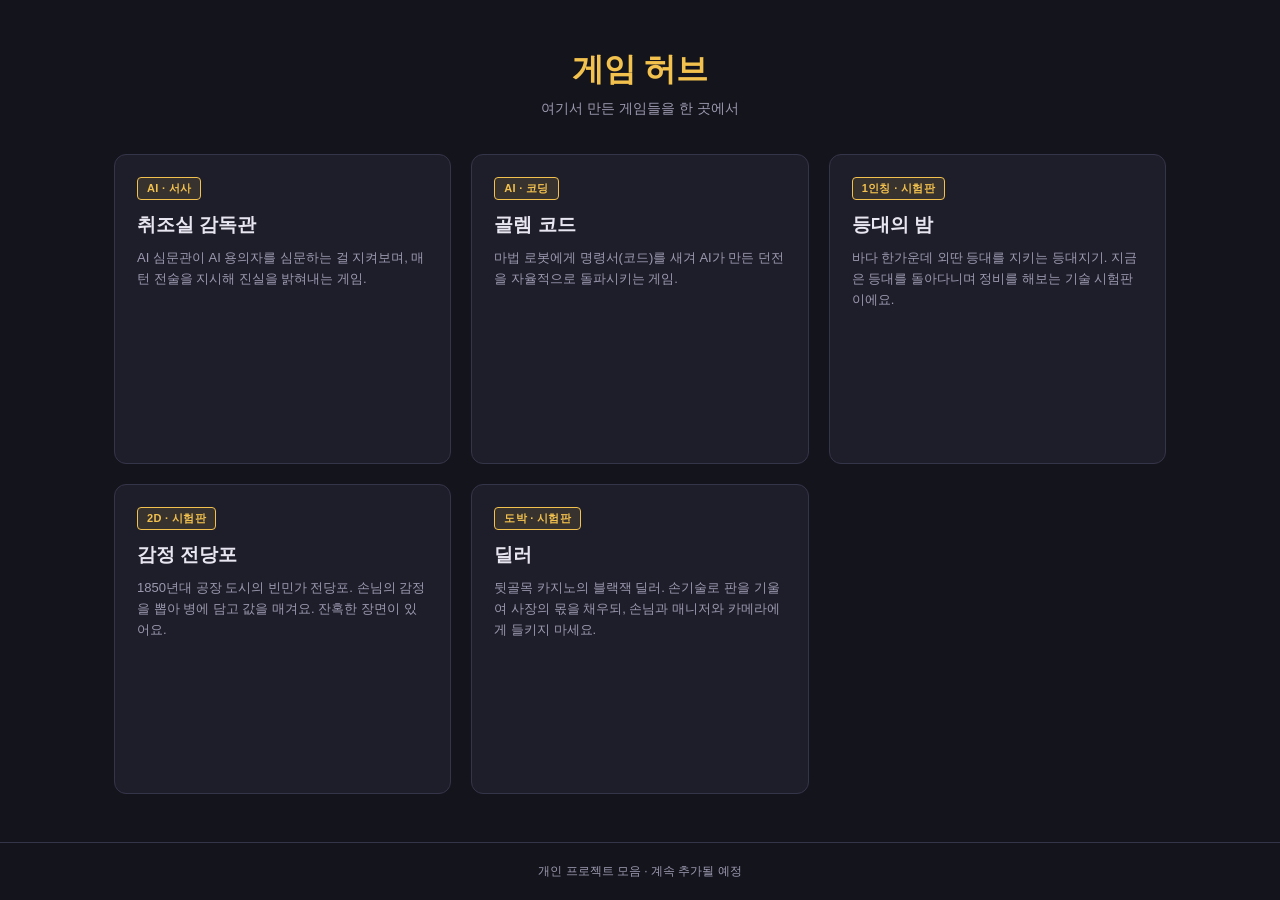
<file: index.html>
<!doctype html>
<html lang="ko">
<head>
  <meta charset="UTF-8" />
  <meta name="viewport" content="width=device-width, initial-scale=1.0" />
  <title>게임 허브</title>
  <link rel="stylesheet" href="css/style.css" />
</head>
<body>
  <div id="app">
    <header id="hub-header">
      <div id="hub-title">게임 허브</div>
      <div id="hub-subtitle">여기서 만든 게임들을 한 곳에서</div>
    </header>

    <main id="game-grid">
      <a class="game-card" href="interrogation-room/">
        <div class="game-card-badge">AI · 서사</div>
        <div class="game-card-title">취조실 감독관</div>
        <div class="game-card-desc">AI 심문관이 AI 용의자를 심문하는 걸 지켜보며, 매 턴 전술을 지시해 진실을 밝혀내는 게임.</div>
      </a>

      <a class="game-card" href="golem-code/">
        <div class="game-card-badge">AI · 코딩</div>
        <div class="game-card-title">골렘 코드</div>
        <div class="game-card-desc">마법 로봇에게 명령서(코드)를 새겨 AI가 만든 던전을 자율적으로 돌파시키는 게임.</div>
      </a>

      <a class="game-card" href="lighthouse/">
        <div class="game-card-badge">1인칭 · 시험판</div>
        <div class="game-card-title">등대의 밤</div>
        <div class="game-card-desc">바다 한가운데 외딴 등대를 지키는 등대지기. 지금은 등대를 돌아다니며 정비를 해보는 기술 시험판이에요.</div>
      </a>
      <a class="game-card" href="pawnshop/">
        <div class="game-card-badge">2D · 시험판</div>
        <div class="game-card-title">감정 전당포</div>
        <div class="game-card-desc">1850년대 공장 도시의 빈민가 전당포. 손님의 감정을 뽑아 병에 담고 값을 매겨요. 잔혹한 장면이 있어요.</div>
      </a>
      <a class="game-card" href="dealer/">
        <div class="game-card-badge">도박 · 시험판</div>
        <div class="game-card-title">딜러</div>
        <div class="game-card-desc">뒷골목 카지노의 블랙잭 딜러. 손기술로 판을 기울여 사장의 몫을 채우되, 손님과 매니저와 카메라에게 들키지 마세요.</div>
      </a>
    </main>

    <footer id="hub-footer">개인 프로젝트 모음 · 계속 추가될 예정</footer>
  </div>
</body>
</html>
</file>
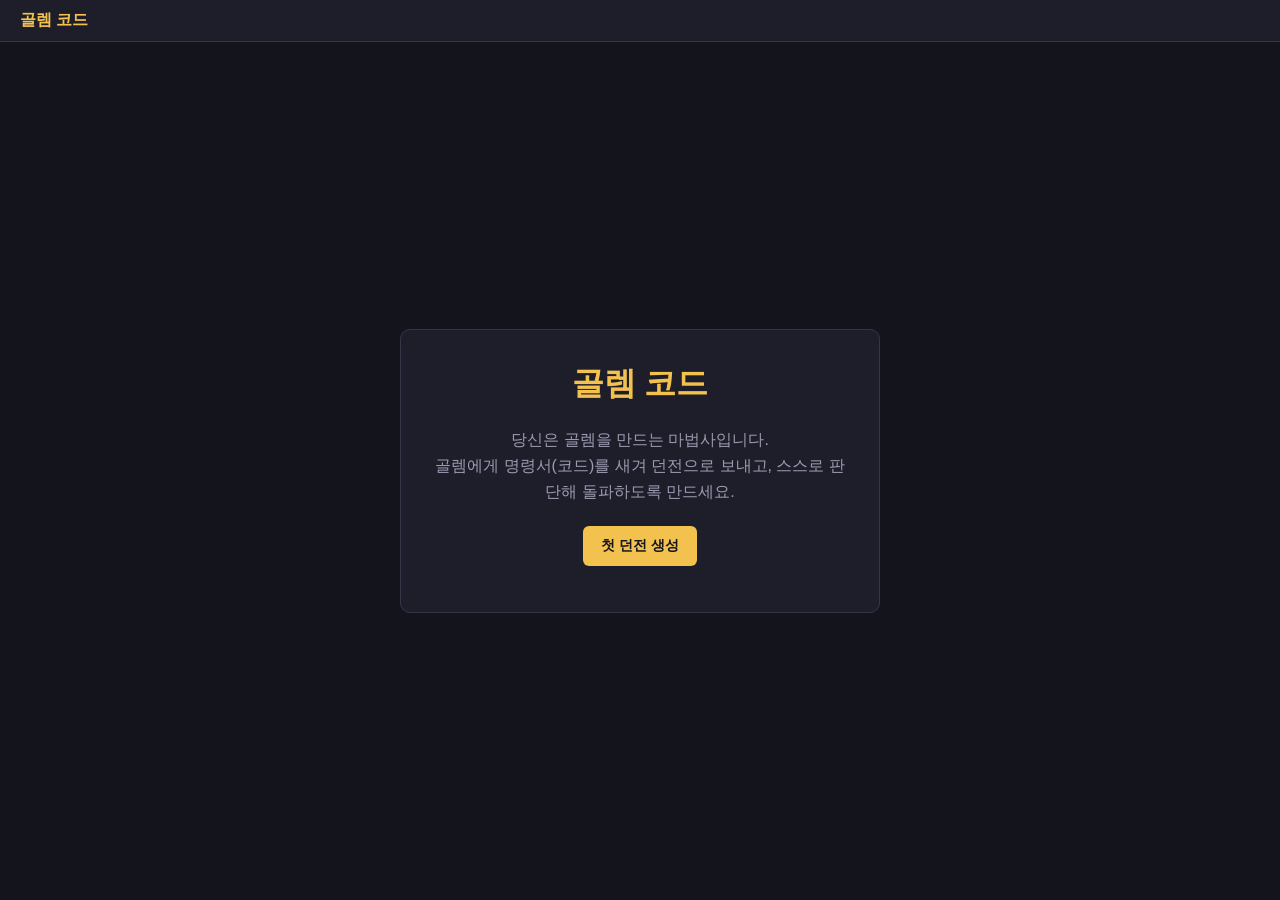
<file: golem-code/index.html>
<!doctype html>
<html lang="ko">
<head>
  <meta charset="UTF-8" />
  <meta name="viewport" content="width=device-width, initial-scale=1.0" />
  <title>골렘 코드</title>
  <link rel="preconnect" href="https://fonts.googleapis.com" />
  <link rel="preconnect" href="https://fonts.gstatic.com" crossorigin />
  <link href="https://fonts.googleapis.com/css2?family=Special+Elite&family=JetBrains+Mono:wght@400;600&display=swap" rel="stylesheet" />
  <link rel="stylesheet" href="css/style.css" />
</head>
<body>
  <div id="app">
    <div id="hud">
      <div id="hud-title">골렘 코드</div>
      <div id="hud-stage"></div>
    </div>

    <div id="start-screen">
      <div id="start-box">
        <h1>골렘 코드</h1>
        <p>당신은 골렘을 만드는 마법사입니다.<br />골렘에게 명령서(코드)를 새겨 던전으로 보내고, 스스로 판단해 돌파하도록 만드세요.</p>
        <button id="start-btn">첫 던전 생성</button>
        <div id="start-error"></div>
      </div>
    </div>

    <div id="intro-screen" class="hidden">
      <div id="intro-number"></div>
      <div id="intro-title"></div>
    </div>

    <div id="game-screen" class="hidden">
      <div id="left-column">
        <div id="dungeon-info-panel">
          <div class="panel-title">던전 정보</div>
          <div id="dungeon-name"></div>
          <div id="dungeon-narrative"></div>
          <div id="gimmick-box">
            <div id="gimmick-title"></div>
            <div id="gimmick-desc"></div>
          </div>
        </div>
        <div id="bestiary-panel">
          <div class="panel-title">몬스터</div>
          <div id="bestiary-row"></div>
        </div>
      </div>

      <div id="center-column">
        <div id="grid-panel">
          <div id="golem-status">
            <div class="status-bar"><div id="hp-fill" class="status-fill hp"></div></div>
            <div id="hp-text"></div>
            <div class="status-bar"><div id="mana-fill" class="status-fill mana"></div></div>
            <div id="mana-text"></div>
          </div>
          <div id="dungeon-grid"></div>
        </div>
        <div id="run-controls">
          <button id="run-btn">탐사 시작</button>
          <button id="pause-btn" disabled>일시정지</button>
          <button id="step-btn" disabled>1스텝</button>
          <select id="speed-select">
            <option value="700">느림</option>
            <option value="350" selected>보통</option>
            <option value="120">빠름</option>
          </select>
        </div>
      </div>

      <div id="right-column">
        <div class="panel-title">골렘 명령서</div>
        <textarea id="code-editor" spellcheck="false"></textarea>
        <div class="panel-title" id="log-title">실행 로그</div>
        <div id="run-log"></div>
      </div>
    </div>

    <div id="reveal-screen" class="hidden">
      <div id="reveal-box">
        <h2 id="reveal-title"></h2>
        <p id="reveal-message"></p>
        <button id="next-btn"></button>
        <button id="retry-btn"></button>
      </div>
    </div>
  </div>

  <script type="module" src="js/main.js"></script>
</body>
</html>
</file>
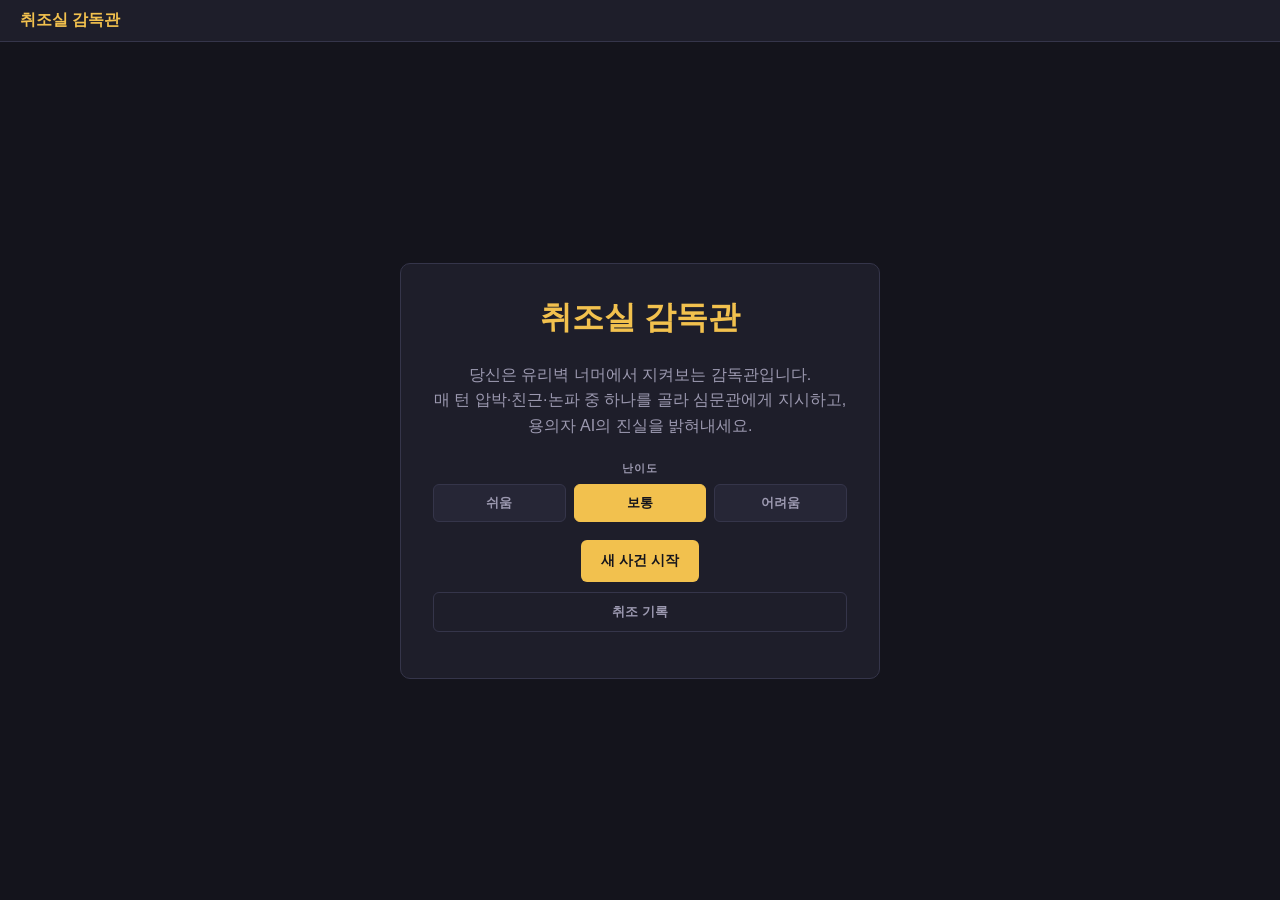
<file: interrogation-room/index.html>
<!doctype html>
<html lang="ko">
<head>
  <meta charset="UTF-8" />
  <meta name="viewport" content="width=device-width, initial-scale=1.0" />
  <title>취조실 감독관</title>
  <link rel="preconnect" href="https://fonts.googleapis.com" />
  <link rel="preconnect" href="https://fonts.gstatic.com" crossorigin />
  <link href="https://fonts.googleapis.com/css2?family=Special+Elite&display=swap" rel="stylesheet" />
  <link rel="stylesheet" href="css/style.css" />
</head>
<body>
  <div id="app">
    <div id="hud">
      <div id="hud-title">취조실 감독관</div>
      <div id="hud-round"></div>
    </div>

    <div id="start-screen">
      <div id="start-box">
        <h1>취조실 감독관</h1>
        <p>당신은 유리벽 너머에서 지켜보는 감독관입니다.<br />매 턴 압박·친근·논파 중 하나를 골라 심문관에게 지시하고, 용의자 AI의 진실을 밝혀내세요.</p>

        <div id="difficulty-select">
          <div class="difficulty-label">난이도</div>
          <div id="difficulty-options">
            <button class="difficulty-btn" data-difficulty="easy">쉬움</button>
            <button class="difficulty-btn selected" data-difficulty="normal">보통</button>
            <button class="difficulty-btn" data-difficulty="hard">어려움</button>
          </div>
        </div>

        <button id="start-btn">새 사건 시작</button>
        <button id="records-btn" class="secondary-btn">취조 기록</button>
        <div id="start-error"></div>
      </div>
    </div>

    <div id="intro-screen" class="hidden">
      <div id="intro-number"></div>
      <div id="intro-title"></div>
    </div>

    <div id="records-screen" class="hidden">
      <div id="records-box">
        <div id="records-list-view">
          <h2>취조 기록</h2>
          <div id="records-list"></div>
          <button id="records-back-btn" class="secondary-btn">돌아가기</button>
        </div>
        <div id="record-detail-view" class="hidden">
          <button id="record-detail-back-btn" class="secondary-btn">목록으로</button>
          <h2 id="record-detail-title"></h2>
          <div id="record-detail-meta"></div>
          <div class="record-detail-section-title">사건 개요</div>
          <div id="record-detail-brief"></div>
          <div class="record-detail-section-title">대화 기록</div>
          <div id="record-detail-transcript"></div>
          <div class="record-detail-section-title">결과</div>
          <div id="record-detail-result"></div>
        </div>
      </div>
    </div>

    <div id="game-screen" class="hidden">
      <div id="left-column">
        <div id="case-info-panel">
          <div class="panel-title">사건 정보</div>
          <div id="case-type-badge"></div>
          <div id="case-title"></div>
          <div id="case-brief"></div>
        </div>

        <div id="misc-panel">
          <div class="panel-title">증거</div>
          <div id="evidence-row"></div>
        </div>
      </div>

      <div id="center-column">
        <div id="room-panel">
          <div class="panel-title">취조실</div>
          <div id="room-scene">
            <div class="table-surface"></div>
            <div class="figure interrogator-figure">
              <div id="interrogator-portrait" class="portrait portrait-back"></div>
              <div class="figure-body interrogator-body"></div>
              <div class="char-label">심문관 (뒷모습)</div>
            </div>
            <div class="figure suspect-figure">
              <div id="suspect-portrait" class="portrait"></div>
              <div class="figure-body suspect-body"></div>
              <div class="char-label" id="suspect-name-label">용의자</div>
            </div>
          </div>
        </div>

        <div id="detector-panel">
          <div class="panel-title">거짓말탐지기</div>
          <div class="stress-bar"><div id="stress-fill" class="stress-fill"></div></div>
          <div id="stress-percent">0%</div>
        </div>
      </div>

      <div id="right-column">
        <div class="panel-title">대화 기록</div>
        <div id="transcript">
          <div id="verdict-row" class="hidden">
            <div id="verdict-prompt">최종 판단을 내리세요.</div>
            <button id="charge-btn">기소한다</button>
            <button id="release-btn">방면한다</button>
          </div>
        </div>
        <div id="controls">
          <button class="tactic-btn" id="tactic-pressure" data-style="pressure">압박<br /><small>몰아붙이기</small></button>
          <button class="tactic-btn" id="tactic-empathy" data-style="empathy">친근<br /><small>신뢰 쌓기</small></button>
          <button class="tactic-btn" id="tactic-analytic" data-style="analytic">논파<br /><small>모순 반박</small></button>
        </div>
      </div>
    </div>

    <div id="reveal-screen" class="hidden">
      <div id="reveal-box">
        <h2 id="reveal-title"></h2>
        <p id="reveal-message"></p>
        <p id="reveal-truth"></p>
        <button id="restart-btn">새 사건 시작</button>
      </div>
    </div>
  </div>

  <script type="module" src="js/main.js"></script>
</body>
</html>
</file>
<file: css/style.css>
:root {
  color-scheme: dark;
  --bg: #14141c;
  --panel: #1e1e2a;
  --panel-border: #35354a;
  --text: #e8e6f0;
  --text-dim: #9c99b0;
  --accent: #f2c14e;
}

* { box-sizing: border-box; }

html, body {
  margin: 0;
  padding: 0;
  min-height: 100%;
  background: var(--bg);
  color: var(--text);
  font-family: "Segoe UI", -apple-system, sans-serif;
}

#app {
  min-height: 100vh;
  display: flex;
  flex-direction: column;
}

#hub-header {
  padding: 48px 24px 28px;
  text-align: center;
}
#hub-title {
  font-size: 32px;
  font-weight: 800;
  color: var(--accent);
  margin-bottom: 8px;
}
#hub-subtitle {
  color: var(--text-dim);
  font-size: 14px;
}

#game-grid {
  flex: 1;
  display: grid;
  grid-template-columns: repeat(auto-fill, minmax(260px, 1fr));
  gap: 20px;
  padding: 8px 24px 48px;
  max-width: 1100px;
  margin: 0 auto;
  width: 100%;
}

.game-card {
  display: block;
  text-decoration: none;
  color: var(--text);
  background: var(--panel);
  border: 1px solid var(--panel-border);
  border-radius: 12px;
  padding: 22px;
  transition: border-color 0.15s ease, transform 0.15s ease;
}
.game-card:hover {
  border-color: var(--accent);
  transform: translateY(-3px);
}

.game-card-badge {
  display: inline-block;
  padding: 3px 9px;
  margin-bottom: 12px;
  background: rgba(242, 193, 78, 0.12);
  border: 1px solid var(--accent);
  border-radius: 4px;
  color: var(--accent);
  font-size: 11px;
  font-weight: 700;
  letter-spacing: 0.03em;
}

.game-card-title {
  font-size: 19px;
  font-weight: 700;
  margin-bottom: 10px;
}

.game-card-desc {
  color: var(--text-dim);
  font-size: 13px;
  line-height: 1.6;
}

#hub-footer {
  text-align: center;
  padding: 20px;
  color: var(--text-dim);
  font-size: 12px;
  border-top: 1px solid var(--panel-border);
}
</file>
<file: golem-code/css/style.css>
:root {
  color-scheme: dark;
  --bg: #14141c;
  --panel: #1e1e2a;
  --panel-border: #35354a;
  --text: #e8e6f0;
  --text-dim: #9c99b0;
  --accent: #f2c14e;
  --danger: #e35d5d;
  --good: #5da35d;
  --mana: #5da9e3;
}

* { box-sizing: border-box; }

html, body {
  margin: 0;
  padding: 0;
  height: 100%;
  overflow: hidden;
  background: var(--bg);
  color: var(--text);
  font-family: "Segoe UI", -apple-system, sans-serif;
}

#app {
  display: flex;
  flex-direction: column;
  height: 100vh;
}

#hud {
  display: flex;
  justify-content: space-between;
  align-items: center;
  padding: 10px 20px;
  background: var(--panel);
  border-bottom: 1px solid var(--panel-border);
}
#hud-title { font-weight: 700; color: var(--accent); }
#hud-stage { color: var(--text-dim); font-size: 13px; }

.hidden { display: none !important; }

#start-screen, #reveal-screen {
  flex: 1;
  display: flex;
  align-items: center;
  justify-content: center;
  padding: 20px;
}

#intro-screen {
  flex: 1;
  display: flex;
  flex-direction: column;
  align-items: center;
  justify-content: center;
  gap: 18px;
  background: #000;
  font-family: "Special Elite", "Courier New", Courier, monospace;
}
#intro-number { font-size: 30px; color: #d8d4c8; letter-spacing: 0.05em; }
#intro-title { font-size: 20px; color: #9c9890; letter-spacing: 0.03em; }
#intro-number.typing::after, #intro-title.typing::after {
  content: "\2588"; margin-left: 2px; animation: cursor-blink 0.8s steps(1) infinite;
}
@keyframes cursor-blink { 0%, 49% { opacity: 1; } 50%, 100% { opacity: 0; } }

#start-box, #reveal-box {
  max-width: 480px;
  padding: 32px;
  background: var(--panel);
  border: 1px solid var(--panel-border);
  border-radius: 10px;
  text-align: center;
}
#start-box h1 { color: var(--accent); margin-top: 0; }
#start-box p { color: var(--text-dim); line-height: 1.6; margin-bottom: 22px; }

#start-btn, #next-btn, #retry-btn, #run-btn, #pause-btn, #step-btn {
  padding: 11px 18px;
  background: var(--accent);
  color: #14141c;
  border: none;
  border-radius: 6px;
  font-weight: 700;
  cursor: pointer;
  font-size: 14px;
}
#start-btn:disabled, #run-btn:disabled, #pause-btn:disabled, #step-btn:disabled { opacity: 0.4; cursor: not-allowed; }
#retry-btn { background: #262636; color: var(--text); border: 1px solid var(--panel-border); margin-left: 8px; }
#start-error { color: var(--danger); margin-top: 14px; font-size: 13px; white-space: pre-wrap; }

#game-screen {
  flex: 1;
  display: flex;
  gap: 12px;
  padding: 12px;
  min-height: 0;
}

.panel-title {
  font-size: 11px;
  text-transform: uppercase;
  letter-spacing: 0.08em;
  color: var(--text-dim);
  margin-bottom: 8px;
  font-weight: 700;
}

#left-column {
  width: 24%;
  min-width: 210px;
  display: flex;
  flex-direction: column;
  gap: 12px;
  min-height: 0;
}
#center-column {
  width: 36%;
  min-width: 290px;
  display: flex;
  flex-direction: column;
  gap: 12px;
  min-height: 0;
}
#right-column {
  flex: 1;
  min-width: 280px;
  display: flex;
  flex-direction: column;
  gap: 10px;
  background: var(--panel);
  border: 1px solid var(--panel-border);
  border-radius: 10px;
  padding: 14px;
  min-height: 0;
}

#dungeon-info-panel {
  flex-shrink: 1;
  min-height: 0;
  max-height: 55%;
  background: var(--panel);
  border: 1px solid var(--panel-border);
  border-radius: 10px;
  padding: 14px;
  overflow-y: auto;
}
#dungeon-name { font-weight: 700; color: var(--accent); font-size: 15px; margin-bottom: 6px; }
#dungeon-narrative { color: var(--text-dim); font-size: 12.5px; line-height: 1.6; margin-bottom: 10px; }
#gimmick-box {
  padding: 8px 10px;
  background: rgba(227, 93, 93, 0.08);
  border: 1px solid var(--danger);
  border-radius: 6px;
}
#gimmick-title { color: var(--danger); font-weight: 700; font-size: 12px; margin-bottom: 4px; }
#gimmick-desc { color: var(--text-dim); font-size: 12px; line-height: 1.5; }

#bestiary-panel {
  flex: 1;
  min-height: 0;
  background: var(--panel);
  border: 1px solid var(--panel-border);
  border-radius: 10px;
  padding: 14px;
  overflow-y: auto;
}
#bestiary-row { display: flex; flex-direction: column; gap: 8px; }
.bestiary-item {
  padding: 8px 10px;
  background: #20202c;
  border: 1px solid var(--panel-border);
  border-radius: 6px;
  font-size: 12px;
}
.bestiary-name { font-weight: 700; color: var(--accent); margin-bottom: 3px; }
.bestiary-tier { color: var(--text-dim); font-size: 10px; text-transform: uppercase; margin-left: 6px; }
.bestiary-flavor { color: var(--text-dim); line-height: 1.5; }

#grid-panel {
  flex: 1;
  min-height: 0;
  background: var(--panel);
  border: 1px solid var(--panel-border);
  border-radius: 10px;
  padding: 14px;
  display: flex;
  flex-direction: column;
  gap: 10px;
}

#golem-status { display: flex; flex-direction: column; gap: 4px; }
.status-bar { width: 100%; height: 12px; background: #262636; border-radius: 6px; overflow: hidden; }
.status-fill { height: 100%; transition: width 0.25s ease; }
.status-fill.hp { background: var(--good); }
.status-fill.mana { background: var(--mana); }
#hp-text, #mana-text { font-size: 11px; color: var(--text-dim); text-align: right; }

#dungeon-grid {
  flex: 1;
  display: grid;
  grid-template-columns: repeat(9, 1fr);
  grid-template-rows: repeat(9, 1fr);
  gap: 2px;
  background: #0e0e14;
  border-radius: 8px;
  padding: 6px;
  min-height: 0;
}

.cell {
  border-radius: 3px;
  display: flex;
  align-items: center;
  justify-content: center;
  font-size: 12px;
  position: relative;
}
.cell.wall { background: #23232f; }
.cell.floor { background: #2a2a38; }
.cell.exit { background: rgba(242, 193, 78, 0.25); border: 1px solid var(--accent); }
.cell.trap-revealed { background: rgba(227, 93, 93, 0.25); }
.cell .token { font-size: 14px; }
.cell .golem-token { color: var(--mana); }
.cell .monster-token { color: var(--danger); }

#run-controls { display: flex; gap: 8px; align-items: center; }
#speed-select {
  padding: 8px 10px;
  background: #262636;
  border: 1px solid var(--panel-border);
  border-radius: 6px;
  color: var(--text);
  font-size: 12px;
}

#code-editor {
  flex: 1;
  min-height: 160px;
  background: #0e0e14;
  color: #d8f0d8;
  border: 1px solid var(--panel-border);
  border-radius: 8px;
  padding: 10px;
  font-family: "JetBrains Mono", "Consolas", monospace;
  font-size: 13px;
  line-height: 1.6;
  resize: none;
}
#code-editor:disabled { opacity: 0.6; }

#run-log {
  flex: 1;
  min-height: 80px;
  overflow-y: auto;
  background: #16161e;
  border-radius: 8px;
  padding: 8px 10px;
  display: flex;
  flex-direction: column;
  gap: 4px;
  font-size: 12px;
}
.log-line { line-height: 1.5; }
.log-line.move { color: var(--text-dim); }
.log-line.info { color: var(--text-dim); font-style: italic; }
.log-line.attack { color: #e3b95d; }
.log-line.damage { color: var(--danger); }
.log-line.heal { color: var(--good); }
.log-line.kill { color: var(--accent); font-weight: 700; }
.log-line.system { color: var(--accent); font-weight: 700; }
.log-line.error { color: var(--danger); font-weight: 700; }

#reveal-title { color: var(--accent); }
#reveal-message { line-height: 1.6; color: var(--text-dim); }
</file>
<file: interrogation-room/css/style.css>
:root {
  color-scheme: dark;
  --bg: #14141c;
  --panel: #1e1e2a;
  --panel-border: #35354a;
  --text: #e8e6f0;
  --text-dim: #9c99b0;
  --accent: #f2c14e;
  --danger: #e35d5d;
  --good: #5da35d;
}

* { box-sizing: border-box; }

html, body {
  margin: 0;
  padding: 0;
  height: 100%;
  overflow: hidden;
  background: var(--bg);
  color: var(--text);
  font-family: "Segoe UI", -apple-system, sans-serif;
}

#app {
  display: flex;
  flex-direction: column;
  height: 100vh;
}

#hud {
  display: flex;
  justify-content: space-between;
  align-items: center;
  padding: 10px 20px;
  background: var(--panel);
  border-bottom: 1px solid var(--panel-border);
}

#hud-title { font-weight: 700; color: var(--accent); }
#hud-round { color: var(--text-dim); font-size: 13px; }

.hidden { display: none !important; }

#start-screen, #reveal-screen {
  flex: 1;
  display: flex;
  align-items: center;
  justify-content: center;
  padding: 20px;
}

#intro-screen {
  flex: 1;
  display: flex;
  flex-direction: column;
  align-items: center;
  justify-content: center;
  gap: 18px;
  background: #000;
  font-family: "Special Elite", "Courier New", Courier, monospace;
}

#intro-number {
  font-size: 34px;
  color: #d8d4c8;
  letter-spacing: 0.05em;
}

#intro-title {
  font-size: 20px;
  color: #9c9890;
  letter-spacing: 0.03em;
}

#intro-number.typing::after,
#intro-title.typing::after {
  content: "\2588";
  margin-left: 2px;
  animation: cursor-blink 0.8s steps(1) infinite;
}

@keyframes cursor-blink {
  0%, 49% { opacity: 1; }
  50%, 100% { opacity: 0; }
}

#start-box, #reveal-box {
  max-width: 480px;
  padding: 32px;
  background: var(--panel);
  border: 1px solid var(--panel-border);
  border-radius: 10px;
  text-align: center;
}

#start-box h1 { color: var(--accent); margin-top: 0; }
#start-box p { color: var(--text-dim); line-height: 1.6; margin-bottom: 22px; }

#start-btn, #restart-btn, #charge-btn, #release-btn {
  padding: 12px 20px;
  background: var(--accent);
  color: #14141c;
  border: none;
  border-radius: 6px;
  font-weight: 700;
  cursor: pointer;
  font-size: 14px;
}
#start-btn:disabled { opacity: 0.4; cursor: not-allowed; }

.secondary-btn {
  display: block;
  width: 100%;
  margin-top: 10px;
  padding: 10px 20px;
  background: transparent;
  color: var(--text-dim);
  border: 1px solid var(--panel-border);
  border-radius: 6px;
  font-weight: 600;
  cursor: pointer;
  font-size: 13px;
}
.secondary-btn:hover { border-color: var(--accent); color: var(--text); }

#start-error { color: var(--danger); margin-top: 14px; font-size: 13px; white-space: pre-wrap; }

#difficulty-select { margin-bottom: 18px; }
.difficulty-label {
  font-size: 11px;
  text-transform: uppercase;
  letter-spacing: 0.08em;
  color: var(--text-dim);
  margin-bottom: 8px;
  font-weight: 700;
}
#difficulty-options { display: flex; gap: 8px; }
.difficulty-btn {
  flex: 1;
  padding: 9px 8px;
  background: #262636;
  border: 1px solid var(--panel-border);
  border-radius: 6px;
  color: var(--text-dim);
  cursor: pointer;
  font-size: 13px;
  font-weight: 600;
}
.difficulty-btn:hover { border-color: var(--accent); }
.difficulty-btn.selected {
  background: var(--accent);
  color: #14141c;
  border-color: var(--accent);
}

#game-screen {
  flex: 1;
  display: flex;
  gap: 12px;
  padding: 12px;
  min-height: 0;
}

.panel-title {
  font-size: 11px;
  text-transform: uppercase;
  letter-spacing: 0.08em;
  color: var(--text-dim);
  margin-bottom: 8px;
  font-weight: 700;
}

#left-column {
  width: 26%;
  min-width: 220px;
  display: flex;
  flex-direction: column;
  gap: 12px;
  min-height: 0;
}

#center-column {
  width: 38%;
  min-width: 300px;
  display: flex;
  flex-direction: column;
  gap: 12px;
  min-height: 0;
}

#room-panel {
  flex: 1;
  background: var(--panel);
  border: 1px solid var(--panel-border);
  border-radius: 10px;
  padding: 14px;
  display: flex;
  flex-direction: column;
  min-height: 0;
  overflow: hidden;
}

#case-info-panel {
  flex-shrink: 1;
  min-height: 0;
  max-height: 45%;
  background: var(--panel);
  border: 1px solid var(--panel-border);
  border-radius: 10px;
  padding: 14px;
  overflow-y: auto;
}
#case-type-badge {
  display: inline-block;
  padding: 2px 8px;
  margin-bottom: 6px;
  background: rgba(242, 193, 78, 0.12);
  border: 1px solid var(--accent);
  border-radius: 4px;
  color: var(--accent);
  font-size: 11px;
  font-weight: 700;
}
#case-title { font-weight: 700; color: var(--accent); font-size: 15px; margin-bottom: 6px; }
#case-brief { color: var(--text-dim); font-size: 13px; line-height: 1.6; white-space: pre-wrap; }

#room-scene {
  position: relative;
  flex: 1;
  background: radial-gradient(ellipse at 50% 20%, #23232f 0%, #16161e 100%);
  border: 1px solid var(--panel-border);
  border-radius: 8px;
  min-height: 160px;
  overflow: hidden;
  perspective: 700px;
}

.table-surface {
  position: absolute;
  left: 0%;
  top: 36%;
  width: clamp(60%, 750px - 40vw, 92%);
  height: 58%;
  background: linear-gradient(135deg, #4a4056 0%, #322a3c 100%);
  border: 2px solid #241f2c;
  border-radius: 12px;
  transform: scaleX(-1) rotateX(58deg) rotateZ(-30deg);
  box-shadow: 0 20px 30px rgba(0, 0, 0, 0.4);
}

.figure {
  position: absolute;
  display: flex;
  flex-direction: column;
  align-items: center;
  z-index: 2;
}

.portrait {
  border-radius: 50%;
  background: #2a2a38;
  border: 2px solid var(--panel-border);
  overflow: hidden;
  flex-shrink: 0;
}

.face-svg { width: 100%; height: 100%; display: block; }

.face-head { fill: #e8c9a0; transition: fill 0.4s ease; }
.ear { fill: #e8c9a0; }
.eyebrow rect { fill: #4a3626; }
.eyebrow { transform-box: fill-box; transform-origin: center; transition: transform 0.3s ease; }
.eye { fill: #241a12; }
.mouth { fill: none; stroke: #4a3626; stroke-width: 3; stroke-linecap: round; }
.sweat path { fill: #5da9e3; opacity: 0.85; }
.sweat { animation: drip 1.2s ease-in-out infinite; display: none; }

@keyframes drip {
  0%, 100% { transform: translateY(0); opacity: 0.85; }
  50% { transform: translateY(4px); opacity: 0.45; }
}

.portrait.shake { animation: shake 0.3s infinite; }
@keyframes shake {
  0%, 100% { transform: translateX(0); }
  25% { transform: translateX(-2px); }
  75% { transform: translateX(2px); }
}

/* interrogator: large foreground silhouette, seen from behind, looking toward the suspect */
.interrogator-figure {
  left: -6%;
  bottom: -30px;
  z-index: 3;
}
.interrogator-figure .portrait {
  width: 156px;
  height: 156px;
  border-radius: 30px;
  background: radial-gradient(circle at 50% 32%, #4a3c30 0%, #2a2018 75%);
  border: 2px solid rgba(242, 193, 78, 0.35);
  box-shadow: 0 0 14px rgba(242, 193, 78, 0.15);
}
.interrogator-body {
  width: 196px;
  height: 66px;
  margin-top: -20px;
  background: #262230;
  border: 2px solid var(--panel-border);
  border-bottom: none;
  border-radius: 24px 24px 0 0;
}

/* suspect: smaller, further away, sitting in the interrogator's line of sight */
.suspect-figure {
  right: 22%;
  top: 22%;
}
.suspect-figure .portrait {
  width: 82px;
  height: 82px;
}
.suspect-body {
  width: 92px;
  height: 30px;
  margin-top: -9px;
  background: #262230;
  border: 2px solid var(--panel-border);
  border-bottom: none;
  border-radius: 10px 10px 0 0;
}

.char-label {
  font-size: 11px;
  color: var(--text-dim);
  font-weight: 600;
  margin-top: 6px;
  text-shadow: 0 1px 2px rgba(0, 0, 0, 0.6);
}

#detector-panel {
  flex-shrink: 0;
  height: 90px;
  background: var(--panel);
  border: 1px solid var(--panel-border);
  border-radius: 10px;
  padding: 14px;
}

#misc-panel {
  flex: 1;
  min-height: 0;
  background: var(--panel);
  border: 1px solid var(--panel-border);
  border-radius: 10px;
  padding: 14px;
  overflow-y: auto;
}

#stress-percent { color: var(--text-dim); font-size: 12px; margin-top: 6px; text-align: right; }

#evidence-row {
  display: flex;
  flex-direction: column;
  gap: 10px;
}

.evidence-card {
  padding: 10px 12px;
  background: #20202c;
  border: 1px solid var(--panel-border);
  border-radius: 8px;
}
.evidence-card.used { opacity: 0.55; }

.evidence-index {
  font-size: 10px;
  text-transform: uppercase;
  letter-spacing: 0.08em;
  color: var(--text-dim);
  margin-bottom: 3px;
}

.evidence-name {
  font-weight: 700;
  color: var(--accent);
  font-size: 13px;
  margin-bottom: 6px;
}

.evidence-desc {
  color: var(--text-dim);
  font-size: 12px;
  line-height: 1.55;
  margin-bottom: 8px;
}

.evidence-btn {
  width: 100%;
  padding: 7px 10px;
  background: #262636;
  border: 1px solid var(--panel-border);
  border-radius: 6px;
  color: var(--text);
  cursor: pointer;
  font-size: 12px;
  font-weight: 600;
}
.evidence-btn:hover:not(:disabled) { border-color: var(--accent); }
.evidence-btn:disabled { opacity: 0.5; cursor: not-allowed; }

#right-column {
  flex: 1;
  display: flex;
  flex-direction: column;
  background: var(--panel);
  border: 1px solid var(--panel-border);
  border-radius: 10px;
  padding: 14px;
  min-width: 260px;
  min-height: 0;
}

#transcript {
  flex: 1;
  overflow-y: auto;
  display: flex;
  flex-direction: column;
  gap: 10px;
  padding: 4px;
  margin-bottom: 12px;
}

.bubble {
  max-width: 70%;
  padding: 10px 14px;
  border-radius: 10px;
  font-size: 14px;
  line-height: 1.5;
}

.bubble.interrogator {
  align-self: flex-start;
  background: #2a3a52;
  border-top-left-radius: 2px;
}

.bubble.suspect {
  align-self: flex-end;
  background: #3a2a2a;
  border-top-right-radius: 2px;
}

.bubble-speaker { font-size: 11px; color: var(--text-dim); margin-bottom: 3px; }

.bubble.system {
  align-self: center;
  background: transparent;
  color: var(--text-dim);
  font-size: 12px;
  font-style: italic;
}

.bubble.alert {
  align-self: center;
  max-width: 85%;
  background: rgba(227, 93, 93, 0.12);
  border: 1px solid var(--danger);
  color: var(--danger);
  font-size: 12px;
  font-weight: 600;
  text-align: center;
}

#detector-panel.alert-flash {
  animation: detector-flash 0.5s ease-in-out 2;
}
@keyframes detector-flash {
  0%, 100% { border-color: var(--panel-border); box-shadow: none; }
  50% { border-color: var(--danger); box-shadow: 0 0 10px rgba(227, 93, 93, 0.5); }
}

.stress-bar {
  width: 100%;
  height: 14px;
  background: #262636;
  border-radius: 7px;
  overflow: hidden;
}

.stress-fill {
  height: 100%;
  width: 0%;
  background: var(--good);
  transition: width 0.3s ease, background 0.3s ease;
}

#controls {
  display: flex;
  gap: 8px;
}

.tactic-btn {
  flex: 1;
  padding: 12px 8px;
  background: #262636;
  border: 1px solid var(--panel-border);
  border-radius: 8px;
  color: var(--text);
  cursor: pointer;
  font-size: 14px;
  font-weight: 700;
}
.tactic-btn small { color: var(--text-dim); font-weight: 400; display: block; margin-top: 3px; }
.tactic-btn:hover:not(:disabled) { border-color: var(--accent); }
.tactic-btn:disabled { opacity: 0.4; cursor: not-allowed; }

#tactic-pressure:hover:not(:disabled) { border-color: var(--danger); }
#tactic-empathy:hover:not(:disabled) { border-color: var(--good); }
#tactic-analytic:hover:not(:disabled) { border-color: #5da9e3; }

#verdict-row {
  margin-top: 10px;
  padding: 10px;
  background: #262636;
  border-radius: 8px;
  text-align: center;
}
#verdict-prompt { margin-bottom: 8px; color: var(--text-dim); font-size: 12px; }
#charge-btn, #release-btn { font-size: 12px; padding: 8px 12px; }
#charge-btn { background: var(--danger); color: white; margin-right: 8px; }
#release-btn { background: var(--good); color: white; }

#reveal-title { color: var(--accent); }
#reveal-message { line-height: 1.6; }
#reveal-truth { color: var(--text-dim); font-size: 13px; line-height: 1.6; border-top: 1px solid var(--panel-border); padding-top: 12px; }

#records-screen {
  flex: 1;
  display: flex;
  align-items: center;
  justify-content: center;
  padding: 20px;
  min-height: 0;
}

#records-box {
  width: 100%;
  max-width: 640px;
  max-height: 100%;
  padding: 28px;
  background: var(--panel);
  border: 1px solid var(--panel-border);
  border-radius: 10px;
  display: flex;
  flex-direction: column;
  min-height: 0;
  overflow-y: auto;
}

#records-list-view, #record-detail-view {
  display: flex;
  flex-direction: column;
  min-height: 0;
}

#records-box h2 { color: var(--accent); margin-top: 0; }

#records-list {
  flex: 1;
  overflow-y: auto;
  display: flex;
  flex-direction: column;
  gap: 8px;
  margin-bottom: 16px;
  max-height: 50vh;
}

#records-empty { color: var(--text-dim); font-size: 13px; text-align: center; padding: 24px 0; }

.record-item {
  padding: 12px 14px;
  background: #20202c;
  border: 1px solid var(--panel-border);
  border-left: 3px solid var(--text-dim);
  border-radius: 6px;
  text-align: left;
  cursor: pointer;
}
.record-item:hover { border-color: var(--accent); }
.record-item.record-success { border-left-color: var(--good); }
.record-item.record-fail { border-left-color: var(--danger); }

.record-item-title { font-weight: 700; color: var(--text); font-size: 14px; margin-bottom: 4px; }
.record-item-meta { color: var(--text-dim); font-size: 12px; }

#record-detail-view { text-align: left; }
#record-detail-title { color: var(--accent); margin-bottom: 4px; }
#record-detail-meta { color: var(--text-dim); font-size: 12px; margin-bottom: 16px; }

.record-detail-section-title {
  font-size: 11px;
  text-transform: uppercase;
  letter-spacing: 0.08em;
  color: var(--text-dim);
  font-weight: 700;
  margin: 14px 0 6px;
}

#record-detail-brief {
  color: var(--text-dim);
  font-size: 13px;
  line-height: 1.6;
  white-space: pre-wrap;
}

#record-detail-transcript {
  min-height: 160px;
  max-height: 260px;
  flex-shrink: 0;
  overflow-y: auto;
  display: flex;
  flex-direction: column;
  gap: 10px;
  padding: 8px;
  background: #16161e;
  border-radius: 8px;
}

#record-detail-result {
  color: var(--text-dim);
  font-size: 13px;
  line-height: 1.6;
  white-space: pre-wrap;
}
</file>
